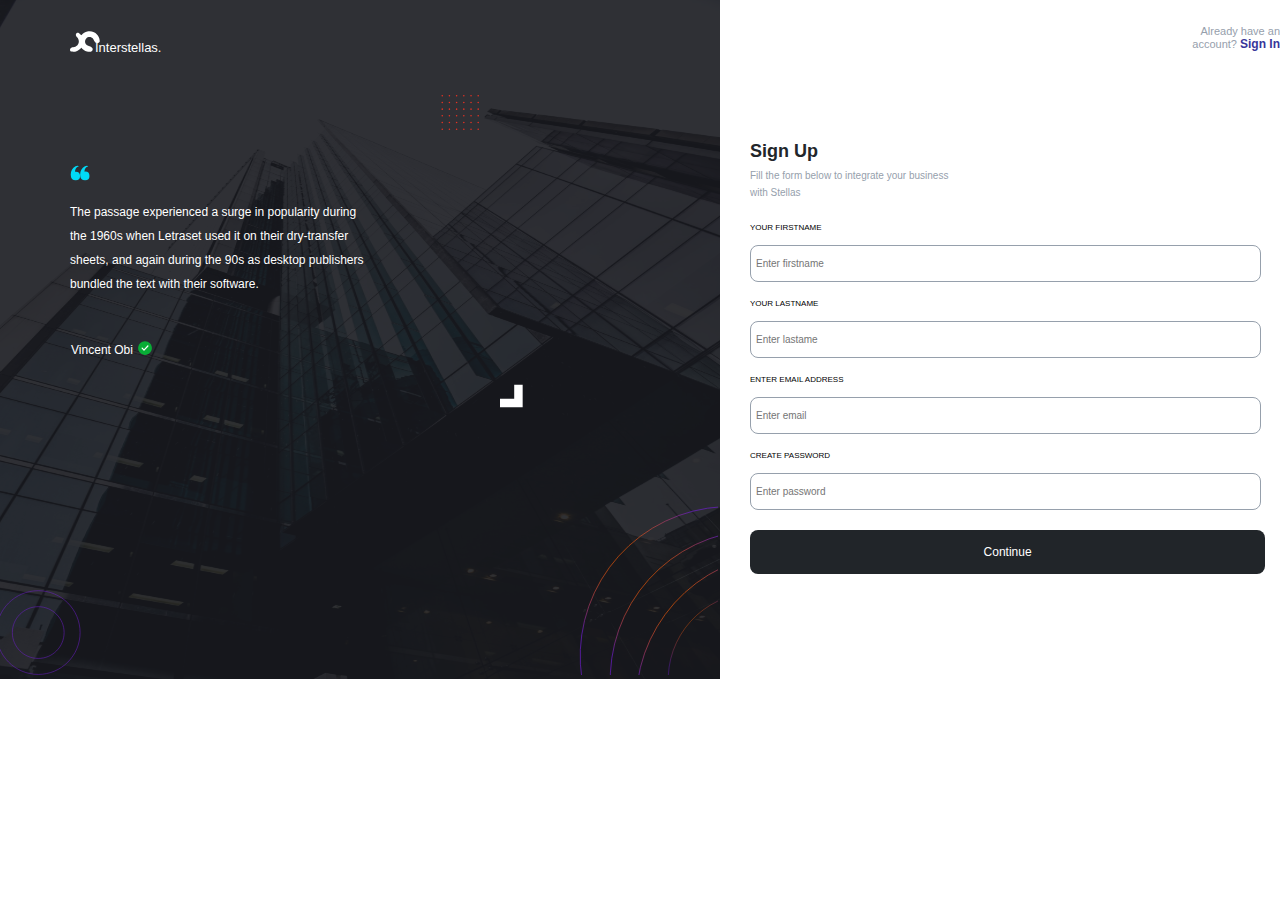
<file: index.html>
<!DOCTYPE html>
<html>
    <head>
        <meta charset="utf-8">
        <title></title>
        <meta name="viewport" content="width=device-width, initial-scale=1.0">
        <link href="style.css" type="text/css" rel="stylesheet" >
    </head>

    <body>
        <div class="mother-container">
            <div class="container">
                <div class="login-img">
                    <img src="loginimage.svg">
                </div>
                <div class="main-brand">
                    <img src="mainbrandwhite.svg">
                </div>
                <div class="brand-name">
                    <p>Interstellas.</p>
                </div>
                <div class="dots">
                    <img src="logindots.svg">
                </div>
                <div class="quote">
                    <img src="logincurlyquote.svg">
                </div>
                <div class="note">
                    <p>The passage experienced a surge in popularity during<br>
                       the 1960s when Letraset used it on their dry-transfer<br>
                       sheets, and again during the 90s as desktop publishers<br> 
                       bundled the text with their software.</p>
                </div>
                        <div class="reference">
                            <p>Vincent Obi </p>
                        </div> 
                        <div class="greencheck">
                            <img src="greencheckcircle.svg">
                        </div> 
                        <div class="angle">
                            <img src="loginrightangle.svg">
                        </div>
                        <div class="login-rightimg">
                            <img src="loginbottomright.svg">
                        </div>
                        <div class="login-leftimg">
                            <img src="loginbottomleft.svg">
                        </div>
            </div>
            <div class="form-body">
                <header>
                    <div class="head">
                        <p>Already have an account? <a href="logIn.html">Sign In</a></p>
                    </div>
                </header>
                <div class="form">
                    <div class="sign-up">
                        <p>Sign Up</p>
                        <p>Fill the form below to integrate your business <br>with Stellas</p>
                    </div>

                    <div class="firstname">
                        <P>YOUR FIRSTNAME</P>
                        <input type="text" name="firstname" placeholder="Enter firstname">
                    </div>

                    <div class="lastname">
                        <P>YOUR LASTNAME</P>
                        <input type="text" name="lastname" placeholder="Enter lastame">
                    </div>

                    <div class="email">
                        <p>ENTER EMAIL ADDRESS</p>
                        <input type="email" name="Email" placeholder="Enter email">
                    </div>

                    <div class="password">
                        <p>CREATE PASSWORD</p>
                        <input type="password" name="password" placeholder="Enter password">
                    </div>

                    <div class="btn">
                        <button>Continue</button>
                    </div>
                </div>
            </div>
        </div>
    </body>
</html>
</file>
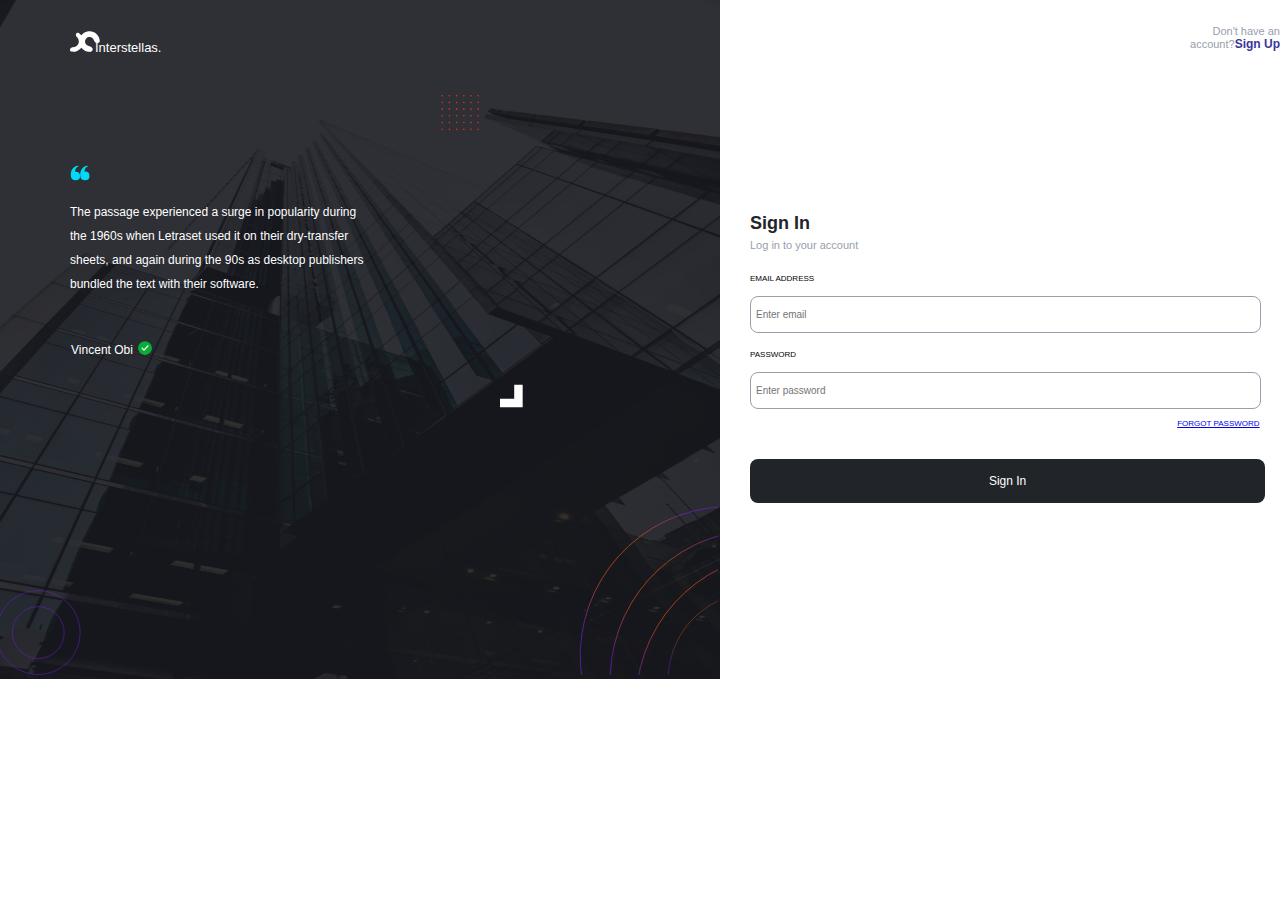
<file: Log_in_page/index.html>
<!DOCTYPE html>
<html>
    <head>
        <meta charset="utf-8">
        <title></title>
        <meta name="viewport" content="width=device-width, initial-scale=1.0">
        <link rel="stylesheet" type="text/css" href="style.css">
    </head>
    <body>
        <div class="mother-container">
            <div class="container">
                <div>
                    <img src="loginimage.svg">
                </div>
                <div class="main-brand">
                    <img src="mainbrandwhite.svg">
                </div>
                <div class="brand-name">
                    <p>Interstellas.</p>
                </div>
                <div class="dots">
                    <img src="logindots.svg">
                </div>
                <div class="quote">
                    <img src="logincurlyquote.svg">
                </div>
                <div class="note">
                    <p>The passage experienced a surge in popularity during<br>
                       the 1960s when Letraset used it on their dry-transfer<br>
                       sheets, and again during the 90s as desktop publishers <br>
                       bundled the text with their software.</p>
                </div>
                <div class="reference">
                    <p>Vincent Obi </p>
                </div> 
                <div class="greencheck">
                    <img src="greencheckcircle.svg">
                </div> 
                <div class="angle">
                    <img src="loginrightangle.svg">
                </div>
                <div class="login-rightimg">
                    <img src="loginbottomright.svg">
                </div>
                <div class="login-leftimg">
                    <img src="loginbottomleft.svg">
                </div>
            </div>

            <div class="form-body">

                <header>
                    <div class="head">
                        <p>Don't have an account?<a href="../Register_page/index.html">Sign Up</a></p>
                    </div>
                </header>

        <div class="form">
            <div class="sign-in">
                <P>Sign In</P>
                <p>Log in to your account</p>
            </div>

            <div class="email">
               <p>EMAIL ADDRESS</p>
                <input type="email" name="Email" placeholder="Enter email">
            </div>

            <div class="password">
                <P>PASSWORD</P>
                <input type="password" name="Password" placeholder="Enter password">
            </div>
            <div class="password-change">
                <a href="#">FORGOT PASSWORD</a>
            </div>

            <div class="btn">
                <button>Sign In</button>
            </div>
        </div>
        </div>
    </body>
</html>
</file>
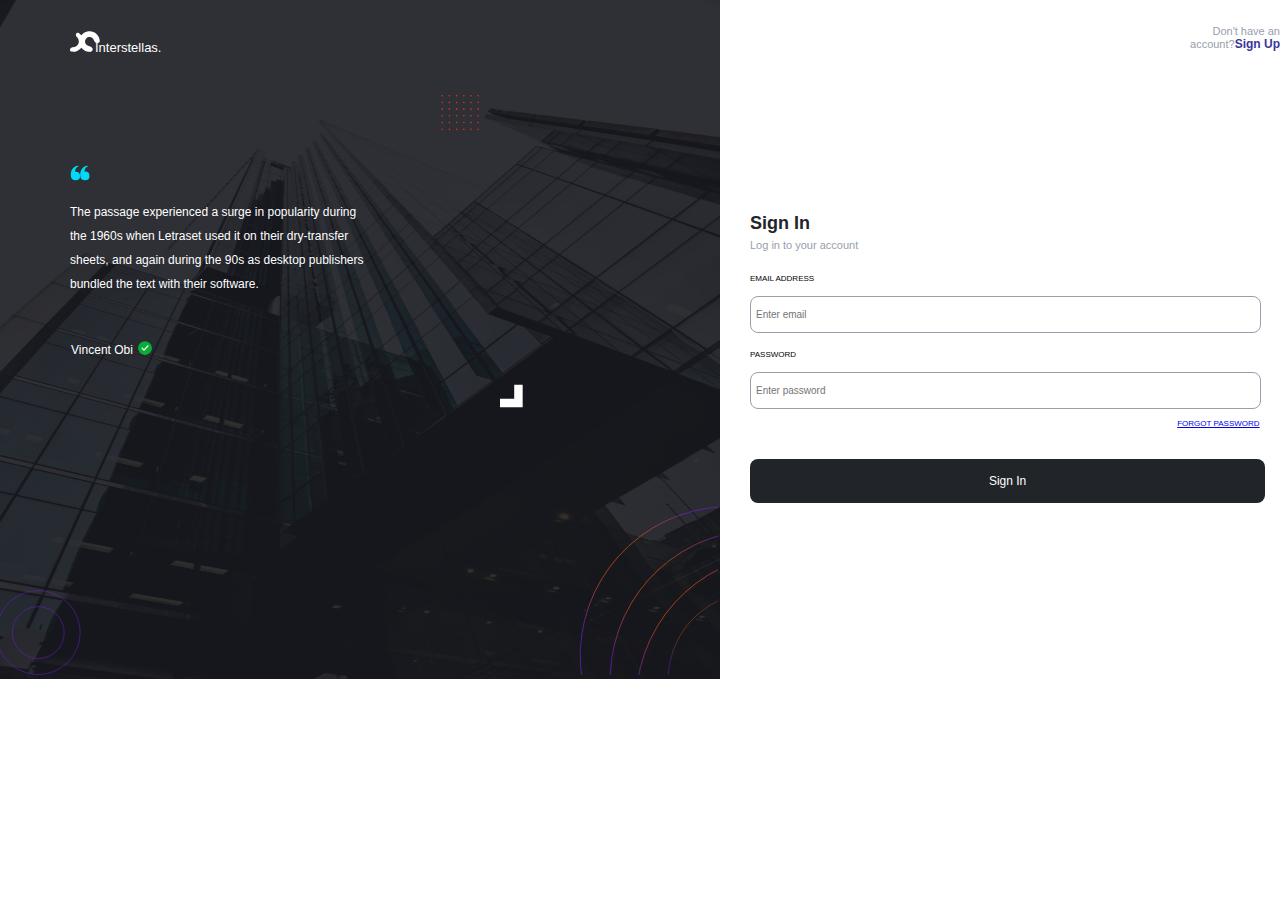
<file: logIn.html>
<!DOCTYPE html>
<html>
    <head>
        <meta charset="utf-8">
        <title></title>
        <meta name="viewport" content="width=device-width, initial-scale=1.0">
        <link rel="stylesheet" type="text/css" href="LogIn.css">
    </head>
    <body>
        <div class="mother-container">
            <div class="container">
                <div>
                    <img src="loginimage.svg">
                </div>
                <div class="main-brand">
                    <img src="mainbrandwhite.svg">
                </div>
                <div class="brand-name">
                    <p>Interstellas.</p>
                </div>
                <div class="dots">
                    <img src="logindots.svg">
                </div>
                <div class="quote">
                    <img src="logincurlyquote.svg">
                </div>
                <div class="note">
                    <p>The passage experienced a surge in popularity during<br>
                       the 1960s when Letraset used it on their dry-transfer<br>
                       sheets, and again during the 90s as desktop publishers <br>
                       bundled the text with their software.</p>
                </div>
                <div class="reference">
                    <p>Vincent Obi </p>
                </div> 
                <div class="greencheck">
                    <img src="greencheckcircle.svg">
                </div> 
                <div class="angle">
                    <img src="loginrightangle.svg">
                </div>
                <div class="login-rightimg">
                    <img src="loginbottomright.svg">
                </div>
                <div class="login-leftimg">
                    <img src="loginbottomleft.svg">
                </div>
            </div>

            <div class="form-body">

                <header>
                    <div class="head">
                        <p>Don't have an account?<a href="./index.html">Sign Up</a></p>
                    </div>
                </header>

        <div class="form">
            <div class="sign-in">
                <P>Sign In</P>
                <p>Log in to your account</p>
            </div>

            <div class="email">
               <p>EMAIL ADDRESS</p>
                <input type="email" name="Email" placeholder="Enter email">
            </div>

            <div class="password">
                <P>PASSWORD</P>
                <input type="password" name="Password" placeholder="Enter password">
            </div>
            <div class="password-change">
                <a href="#">FORGOT PASSWORD</a>
            </div>

            <div class="btn">
                <button>Sign In</button>
            </div>
        </div>
        </div>
    </body>
</html>
</file>
<file: style.css>
*{
    padding: 0;
    margin: 0;
}

body{
    font-family: sans-serif;
}


/*--------------- phones devices and tablet devices ----------------*/

@media (max-width: 900px) {   

    .container{
        display: none;
    }

    .form{
        height:80vh;
        width:80%;
        line-height: 1.5em;
        padding: 0 10px 0 10px;
        margin: 0 0 0 30px;
        align-content: center;
    }
    
    .head{
        text-align: right;
        padding: 0;
        margin: 25px 20px 120px 0;
    }
    
    .head p{
        font-size: 11px;
        color:#96A0AC
    }
    .head a{
        text-decoration: none;
        color: #38369A;
        font-size: 12px;
        font-weight: 600;
    }
    
    .sign-up{
        line-height: 2em;
        text-align:left;
    }
    
    .sign-up :first-child {
        color: #22262A;
        font-size: 18px;
        font-weight: 550;
    }
    
    .sign-up :last-child{
        color: #96A0AC;
        line-height: 1.7em;
        font-size: 10px;
        margin: 0 0 15px 0;
    }
    
    .firstname p, .lastname p, .email p, .password p{
        text-align: left;
        font-size: 8px;
        font-weight: 600px;
        margin: 10px 0 5px 0;
    }
    
    .firstname input, .lastname input, .email input, .password input{
        width: 90%;
        padding: 12px 0 12px 5px;
        border: 1px solid #96A0AC;
        border-radius: 8px;
        font-size: 10px;
        color: #3d2626;
    }
    
    .btn button {
        background-color: #212529;
        color:#ffffff;
        text-align: center;
        font-size: 12px;
        width: 93%;
        padding: 15px 0 15px 0;
        margin: 20px 0 5px 0;
        border: none;
        border-radius: 8px;
    }

    
}

@media  (min-width: 901px) {

    .mother-container{
        display: flex;
    } 

    .mother-container{
        align-content: center;
    }

    .login-img{
        position: relative;
        height: 70%;
        width: 100%;
    }
    
    .main-brand{
        position: absolute;
        top: 20px;
        left: 70px;
    }
    
    .main-brand img{
        color:#ffffff;
        height: 43px;
        width: 30px;
    }
    
    .brand-name{
        position: absolute;
        top: 40px;
        left: 95px;   
    }
    
    .brand-name p{
        color: #ffffff;
        font-size: 13px;
    }
    
    .dots{
        position: absolute;
        top:95px;
        left: 440px;
    }
    
    .dots img{
        width: 40px;
        height: 35px;
    }
    
    .quote{
        position: absolute;
        top: 160px;
        left: 70px;
    }
    
    .quote img{
        width: 20px;
        height: 26px;
    } 
    .note{
        position: absolute;
        top: 200px;
        left: 70px;
        text-align:left;
        line-height: 2em;
        color:#ffffff;
        font-size: 12px;
    }
    
    .reference{
        position: absolute;
        top: 350px;
        left: 102px;
        transform: translate(-50%, -50%);
        text-align: left;
        color: #ffffff;
        font-size: 12px;
    }
    
    .greencheck{
        position:absolute;
        top: 350px;
        left: 145px;
        transform: translate(-50%, -50%);
    }
    
    .greencheck img {
        height: 25px;
        width: 15px;
    }
    
    .angle{
        position: absolute;
        top: 380px;
        left: 500px;
    }
    
    .angle img{
        height: 32px;
        width: 23px;
    }
    
    .login-rightimg{
        position:absolute;
        top: 425px;
        left: 518px;
    }
    
    .login-rightimg img{
        width:200px;
        height: 250px;
    }

    .login-leftimg{
        position: absolute;
        top: 590px;
        left: -3px;
    }
    
    .login-leftimg img{
        width:90px;
        height: 85px;
    }

    .form{
        height:70%;
        width: 100%;
        line-height: 1.5em;
        margin: 0 0 0 30px;
        align-content: center;
    }
    
   
    .head{
        text-align: right;
        padding: 0;
        margin: 25px 0px 70px 450px;
    }
    
    .head p{
        font-size: 11px;
        color:#96A0AC
    }
    .head a{
        text-decoration: none;
        color: #38369A;
        font-size: 12px;
        font-weight: 600;
    }
    
    .sign-up{
        line-height: 2em;
        text-align:left;
    }
    
    .sign-up :first-child {
        color: #22262A;
        font-size: 18px;
        font-weight: 550;
    }
    
    .sign-up :last-child{
        color: #96A0AC;
        line-height: 1.7em;
        font-size: 10px;
        margin: 0 0 15px 0;
    }
    
    .firstname p, .lastname p, .email p, .password p{
        text-align: left;
        font-size: 8px;
        font-weight: 600px;
        margin: 10px 0 5px 0;
    }
    
    .firstname input, .lastname input, .email input, .password input{
        width: 90%;
        padding: 12px 0 12px 5px;
        border: 1px solid #96A0AC;
        border-radius: 8px;
        font-size: 10px;
        color: #3d2626;
    }
    
    .btn button {
        background-color: #212529;
        color:#ffffff;
        text-align: center;
        font-size: 12px;
        width: 92%;
        padding: 15px 0 15px 0;
        margin: 20px 0 10px 0;
        border: none;
        border-radius: 8px;
    }

    
}
</file>
<file: Log_in_page/style.css>
*{
    padding: 0;
    margin: 0;
}

body{
    font-family: sans-serif;
}

@media (max-width: 900px) { 
    .container{
        display: none;
    }

    .form{
        height:80vh;
        width:80%;
        line-height: 1.5em;
        padding: 0 10px 0 10px;
        margin: 0 0 0 30px;
        align-content: center;
    }
    
    .head{
        text-align: right;
        padding: 0;
        margin: 25px 20px 120px 0;
    }
    
    .head p{
        font-size: 11px;
        color:#96A0AC
    }
    .head a{
        text-decoration: none;
        color: #38369A;
        font-size: 12px;
        font-weight: 600;
    }
    
    .sign-up{
        line-height: 2em;
        text-align:left;
    }
    
    .sign-up :first-child {
        color: #22262A;
        font-size: 18px;
        font-weight: 550;
    }
    
    .sign-up :last-child{
        color: #96A0AC;
        line-height: 1.7em;
        font-size: 10px;
        margin: 0 0 15px 0;
    }
    
    .firstname p, .lastname p, .email p, .password p{
        text-align: left;
        font-size: 8px;
        font-weight: 600px;
        margin: 10px 0 5px 0;
    }
    
    .firstname input, .lastname input, .email input, .password input{
        width: 90%;
        padding: 12px 0 12px 5px;
        border: 1px solid #96A0AC;
        border-radius: 8px;
        font-size: 10px;
        color: #3d2626;
    }
    
    .btn button {
        background-color: #212529;
        color:#ffffff;
        text-align: center;
        font-size: 12px;
        width: 91%;
        padding: 15px 0 15px 0;
        margin: 20px 0 5px 0;
        border: none;
        border-radius: 8px;
    }

    .password-change{
        margin: 0 10% 3px 0;
        text-align: right;
    }

    .password-change a{
        font-size: 8px;
    }
}

@media  (min-width: 901px) {
    .mother-container{
        display: flex;
    }

    .mother-container{
        align-content: center;
    }

    
    .login-img{
        position: relative;
        height: 70%;
        width: 100%;
    }
    

    .main-brand{
        position: absolute;
        top: 20px;
        left: 70px;
    }

    .main-brand img{
        color:#ffffff;
        height: 43px;
        width: 30px;
    }

    .brand-name{
        position: absolute;
        top: 40px;
        left: 95px;   
    }

    .brand-name p{
        color: #ffffff;
        font-size: 13px;
    }

    .dots{
        position: absolute;
        top: 95px;
        left: 440px;
    }

    .dots img{
        width: 40px;
        height: 35px;
    }

    .quote{
        position: absolute;
        top: 160px;
        left: 70px;
    }

    .quote img{
        width: 20px;
        height: 26px;
    } 
    .note{
        position: absolute;
        top: 200px;
        left: 70px;
        text-align:left;
        line-height: 2em;
        color:#ffffff;
        font-size: 12px;
    }

    .reference{
        position: absolute;
        top: 350px;
        left: 102px;
        transform: translate(-50%, -50%);
        text-align: left;
        color: #ffffff;
        font-size: 12px;
    }

    .greencheck{
        position:absolute;
        top: 350px;
        left: 145px;
        transform: translate(-50%, -50%);
    }

    .greencheck img {
        height: 25px;
        width: 15px;
    }

    .angle{
        position: absolute;
        top: 380px;
        left: 500px;
    }

    .angle img{
        height: 32px;
        width: 23px;
    }

    .login-rightimg{
        position:absolute;
        top : 425px;
        left: 518px;
    }

    .login-rightimg img{
        width:200px;
        height: 250px;
    }

    .login-leftimg{
        position: absolute;
        top: 590px;
        left: -3px;
    }
    
    .login-leftimg img{
        width:90px;
        height: 85px;
    }

    .form{
        height:70%;
        width: 100%;
        line-height: 1.5em;
        margin: 0 0 0 30px;
        align-content: center;
    }

    .head{
        text-align: right;
        padding: 0;
        margin: 25px 0px 70px 450px;
    }

    .head p{
        font-size: 11px;
        color:#96A0AC
    }

    .head a{
        text-decoration: none;
        color: #38369A;
        font-size: 12px;
        font-weight: 600;
    }
    .sign-in{
        line-height: 2em;
    }

    .sign-in :first-child {
        color: #22262A;
    font-size: 18px;
    font-weight: 550;
    }

    .sign-in :last-child{
        color: #96A0AC;
        line-height: 1.2em;
        font-size: 11px;
        margin: 0 0 15px 0;
    }

    .email p, .password p{
        font-size: 8px;
        font-weight: 600px;
        margin: 10px 0 5px 0;
    }

    .firstname input, .lastname input, .email input, .password input{
        width: 90%;
        padding: 12px 0 12px 5px;
        border: 1px solid #96A0AC;
        border-radius: 8px;
        font-size: 10px;
        color: #3d2626;
    }
    
    .btn button {
        background-color: #212529;
        color:#ffffff;
        text-align: center;
        font-size: 12px;
        width: 92%;
        padding: 15px 0 15px 0;
        margin: 20px 0 10px 0;
        border: none;
        border-radius: 8px;
    }

    
    .password-change{
        margin: 0 9% 3px 0;
        text-align: right;
    }

    .password-change a{
        font-size: 8px;
    }

}
</file>
<file: LogIn.css>
*{
    padding: 0;
    margin: 0;
}

body{
    font-family: sans-serif;
}

@media (max-width: 900px) { 
    .container{
        display: none;
    }

    .form{
        height:80vh;
        width:80%;
        line-height: 1.5em;
        padding: 0 10px 0 10px;
        margin: 0 0 0 30px;
        align-content: center;
    }
    
    .head{
        text-align: right;
        padding: 0;
        margin: 25px 20px 120px 0;
    }
    
    .head p{
        font-size: 11px;
        color:#96A0AC
    }
    .head a{
        text-decoration: none;
        color: #38369A;
        font-size: 12px;
        font-weight: 600;
    }
    
    .sign-up{
        line-height: 2em;
        text-align:left;
    }
    
    .sign-up :first-child {
        color: #22262A;
        font-size: 18px;
        font-weight: 550;
    }
    
    .sign-up :last-child{
        color: #96A0AC;
        line-height: 1.7em;
        font-size: 10px;
        margin: 0 0 15px 0;
    }
    
    .firstname p, .lastname p, .email p, .password p{
        text-align: left;
        font-size: 8px;
        font-weight: 600px;
        margin: 10px 0 5px 0;
    }
    
    .firstname input, .lastname input, .email input, .password input{
        width: 90%;
        padding: 12px 0 12px 5px;
        border: 1px solid #96A0AC;
        border-radius: 8px;
        font-size: 10px;
        color: #3d2626;
    }
    
    .btn button {
        background-color: #212529;
        color:#ffffff;
        text-align: center;
        font-size: 12px;
        width: 91%;
        padding: 15px 0 15px 0;
        margin: 20px 0 5px 0;
        border: none;
        border-radius: 8px;
    }

    .password-change{
        margin: 0 10% 3px 0;
        text-align: right;
    }

    .password-change a{
        font-size: 8px;
    }
}

@media  (min-width: 901px) {
    .mother-container{
        display: flex;
    }

    .mother-container{
        align-content: center;
    }

    
    .login-img{
        position: relative;
        height: 70%;
        width: 100%;
    }
    

    .main-brand{
        position: absolute;
        top: 20px;
        left: 70px;
    }

    .main-brand img{
        color:#ffffff;
        height: 43px;
        width: 30px;
    }

    .brand-name{
        position: absolute;
        top: 40px;
        left: 95px;   
    }

    .brand-name p{
        color: #ffffff;
        font-size: 13px;
    }

    .dots{
        position: absolute;
        top: 95px;
        left: 440px;
    }

    .dots img{
        width: 40px;
        height: 35px;
    }

    .quote{
        position: absolute;
        top: 160px;
        left: 70px;
    }

    .quote img{
        width: 20px;
        height: 26px;
    } 
    .note{
        position: absolute;
        top: 200px;
        left: 70px;
        text-align:left;
        line-height: 2em;
        color:#ffffff;
        font-size: 12px;
    }

    .reference{
        position: absolute;
        top: 350px;
        left: 102px;
        transform: translate(-50%, -50%);
        text-align: left;
        color: #ffffff;
        font-size: 12px;
    }

    .greencheck{
        position:absolute;
        top: 350px;
        left: 145px;
        transform: translate(-50%, -50%);
    }

    .greencheck img {
        height: 25px;
        width: 15px;
    }

    .angle{
        position: absolute;
        top: 380px;
        left: 500px;
    }

    .angle img{
        height: 32px;
        width: 23px;
    }

    .login-rightimg{
        position:absolute;
        top : 425px;
        left: 518px;
    }

    .login-rightimg img{
        width:200px;
        height: 250px;
    }

    .login-leftimg{
        position: absolute;
        top: 590px;
        left: -3px;
    }
    
    .login-leftimg img{
        width:90px;
        height: 85px;
    }

    .form{
        height:70%;
        width: 100%;
        line-height: 1.5em;
        margin: 0 0 0 30px;
        align-content: center;
    }

    .head{
        text-align: right;
        padding: 0;
        margin: 25px 0px 70px 450px;
    }

    .head p{
        font-size: 11px;
        color:#96A0AC
    }

    .head a{
        text-decoration: none;
        color: #38369A;
        font-size: 12px;
        font-weight: 600;
    }
    .sign-in{
        line-height: 2em;
    }

    .sign-in :first-child {
        color: #22262A;
    font-size: 18px;
    font-weight: 550;
    }

    .sign-in :last-child{
        color: #96A0AC;
        line-height: 1.2em;
        font-size: 11px;
        margin: 0 0 15px 0;
    }

    .email p, .password p{
        font-size: 8px;
        font-weight: 600px;
        margin: 10px 0 5px 0;
    }

    .firstname input, .lastname input, .email input, .password input{
        width: 90%;
        padding: 12px 0 12px 5px;
        border: 1px solid #96A0AC;
        border-radius: 8px;
        font-size: 10px;
        color: #3d2626;
    }
    
    .btn button {
        background-color: #212529;
        color:#ffffff;
        text-align: center;
        font-size: 12px;
        width: 92%;
        padding: 15px 0 15px 0;
        margin: 20px 0 10px 0;
        border: none;
        border-radius: 8px;
    }

    
    .password-change{
        margin: 0 9% 3px 0;
        text-align: right;
    }

    .password-change a{
        font-size: 8px;
    }

}
</file>
